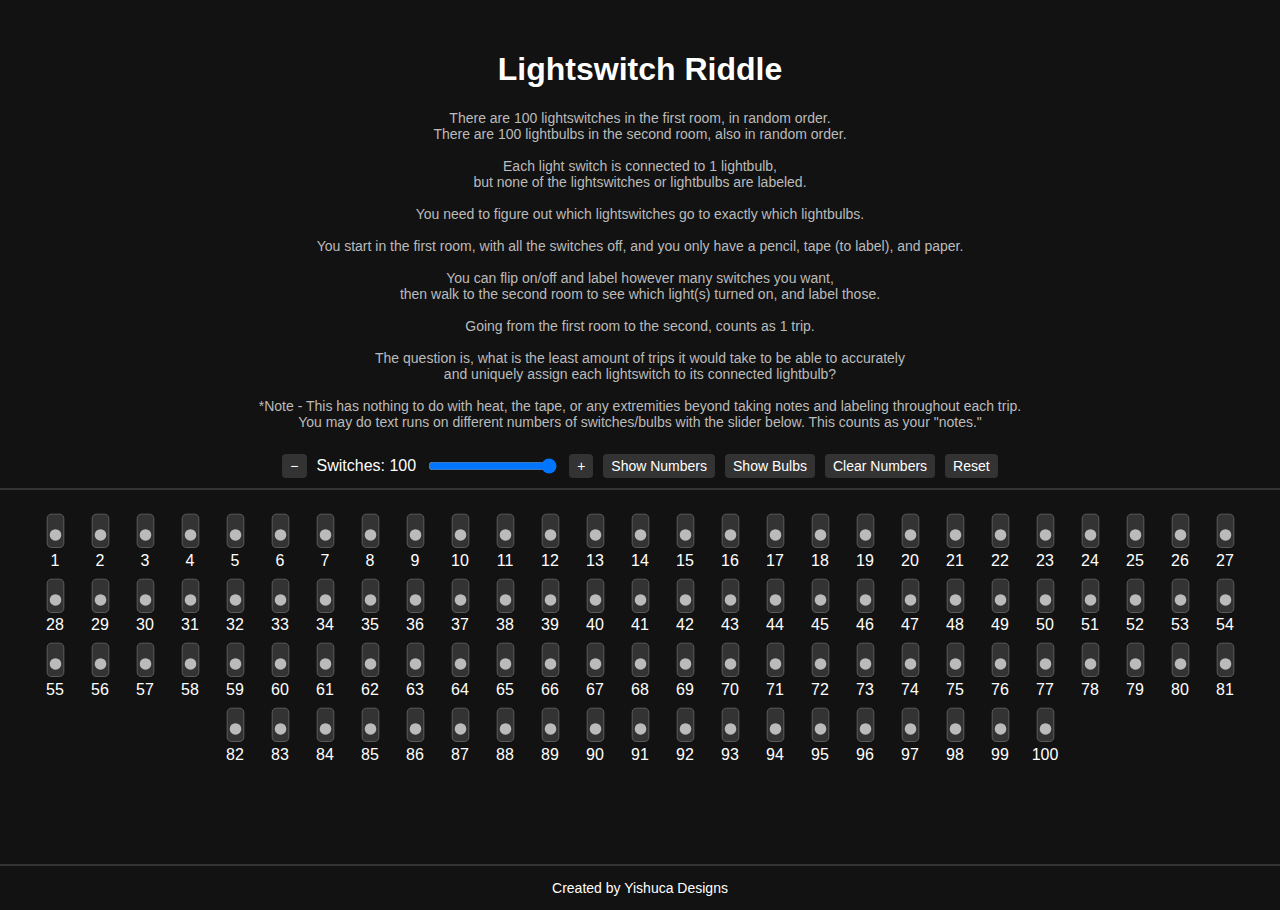
<file: index.html>
<!DOCTYPE html>
<html lang="en">
<head>
    <meta charset="UTF-8">
    <meta name="viewport" content="width=device-width, initial-scale=1.0">
    <title>Lightswitch Riddle</title>
    <style>
        body {
            text-align: center;
            font-family: Arial, sans-serif;
            background-color: #121212;
            color: white;
            margin: 0;
            padding-top: 30px; /* Space for sticky navbar */
            overflow: auto;
        }

        h1, p {
            padding-left: 10px;
            padding-right: 10px;
        }

        /* Sticky navbar styles */
        .controls {
            position: sticky;
            top: 0;
            background-color: #121212;
            padding: 10px 0; /* Vertical padding (top and bottom) */
            padding-left: 10px; /* Added 10px padding on the left */
            padding-right: 10px; /* Added 10px padding on the right */
            z-index: 1000;
            display: flex;
            align-items: center;
            justify-content: center;
            gap: 10px;
            flex-wrap: wrap;
            border-bottom: 2px solid #333;
        }
        .button {
            padding: 4px 8px;
            font-size: 14px;
            cursor: pointer;
            background: #333;
            color: white;
            border: none;
            border-radius: 4px;
            transition: 0.2s;
        }
        .button:hover {
            background: #555;
        }
        .grid-container {
            display: flex;
            flex-wrap: wrap;
            justify-content: center;
            gap: 5px;
            padding: 20px;
            max-width: 100vw;
            margin-bottom: 20px;
        }
        .switch-container, .bulb-container {
            display: flex;
            flex-direction: column;
            align-items: center;
            justify-content: center;
            text-align: center;
            width: 40px; /* Adjusted width for better fit */
        }
        .switch {
            width: 25px;
            cursor: pointer;
        }

        .bulb {
            width: 25px;
        }

        .switch {
            transform: rotate(180deg);
        }
        .switch .base {
            fill: #333;
            stroke: #666;
            stroke-width: 1;
        }
        .switch .toggle {
            fill: #bbb;
            transition: transform 0.2s, fill 0.2s;
        }
        .switch.on .toggle {
            fill: #0f0;
            transform: translateY(5px);
        }
        .bulb .outline {
            fill: #444;
            stroke: #666;
            stroke-width: 1;
        }
        .bulb .glow {
            fill: transparent;
            transition: fill 0.2s;
        }
        .bulb.on .glow {
            fill: rgba(255, 255, 0, 0.6);
        }
        .number-input {
            width: 40px; /* Default small size */
            min-width: 40px;
            max-width: 100px;
            text-align: center;
            border: 1px solid #383838;
            background: #121212;
            color: white;
            font-size: 10px;
            outline: none;
            margin-top: 3px;
            border-radius: 3px;
            padding: 2px;
            transition: width 0.2s ease-in-out;
        }

        .number-input:focus {
            width: 100px; /* Expand width on focus */
            font-size: 14px; /* Increase font size for better readability */
            background-color: black; /* Optional: Change background color for contrast */
            z-index: 3;
        }

        .hidden {
            display: none;
        }
        .explanation {
            font-size: 14px; /* Smaller font for explanation */
            color: #bbb;
            margin-top: 10px;
        }
        footer {
            background-color: #121212;
            color: white;
            text-align: center;
            position: relative; /* Changed from 'fixed' to 'relative' */
            width: 100%;
            font-size: 14px;
            border-top: 2px solid #333;
        }
    </style>
</head>
<body>

    <h1>Lightswitch Riddle</h1>
    <p class="explanation">
        There are 100 lightswitches in the first room, in random order.
        <br>
        There are 100 lightbulbs in the second room, also in random order.
        <br><br>
        Each light switch is connected to 1 lightbulb,
        <br>
        but none of the lightswitches or lightbulbs are labeled.
        <br><br>
        You need to figure out which lightswitches go to exactly which lightbulbs.
        <br><br>
        You start in the first room, with all the switches off, and you only have a pencil, tape (to label), and paper.
        <br><br>
        You can flip on/off and label however many switches you want,
        <br>
        then walk to the second room to see which light(s) turned on, and label those.
        <br><br>
        Going from the first room to the second, counts as 1 trip.
        <br><br>
        The question is, what is the least amount of trips it would take to be able to accurately
        <br>
        and uniquely assign each lightswitch to its connected lightbulb?
        <br><br>
        *Note - This has nothing to do with heat, the tape, or any extremities beyond taking notes and labeling throughout each trip.
        <br>
        You may do text runs on different numbers of switches/bulbs with the slider below. This counts as your "notes."
    </p>

    <!-- Sticky Navbar with Control Buttons -->
    <div class="controls">
        <button class="button" id="decrease">−</button>
        <label for="numSwitches">Switches: <span id="sliderValue">100</span></label>
        <input type="range" id="numSwitches" min="1" max="100" value="100">
        <button class="button" id="increase">+</button>
        <button class="button" id="hideShowNumbers">Show Numbers</button>
        <button class="button" id="hideShowBulbs">Hide Bulbs</button>
        <button class="button" id="clearNumbers">Clear Numbers</button> <!-- New Button -->
        <button class="button" id="resetSwitches">Reset</button>
    </div>

    <div class="grid-container" id="switches"></div>
    <div class="grid-container" id="bulbs"></div>

    <!-- Footer Section -->
    <footer>
        <p>Created by Yishuca Designs</p>
    </footer>

    <script>
        const switchContainer = document.getElementById('switches');
        const bulbContainer = document.getElementById('bulbs');
        const slider = document.getElementById('numSwitches');
        const sliderValue = document.getElementById('sliderValue');
        const decreaseBtn = document.getElementById('decrease');
        const increaseBtn = document.getElementById('increase');
        const hideShowBtn = document.getElementById('hideShowNumbers');
        const hideShowBulbsBtn = document.getElementById('hideShowBulbs');
        const clearNumbersBtn = document.getElementById('clearNumbers');
        const resetBtn = document.getElementById('resetSwitches');
        let hideNumbers = true;
        let hideBulbs = true;
        let bulbValues = {};

        function shuffleArray(array) {
            for (let i = array.length - 1; i > 0; i--) {
                const j = Math.floor(Math.random() * (i + 1));
                [array[i], array[j]] = [array[j], array[i]];
            }
        }

        function createSwitchesAndBulbs(count) {
            switchContainer.innerHTML = "";
            bulbContainer.innerHTML = "";
            bulbValues = {};

            let bulbNumbers = Array.from({ length: count }, (_, i) => i + 1);
            shuffleArray(bulbNumbers);

            for (let i = 0; i < count; i++) {
                const switchNumber = i + 1;
                const bulbNumber = bulbNumbers[i];

                // Create switch
                const switchDiv = document.createElement("div");
                switchDiv.classList.add("switch-container");

                const switchSvg = document.createElementNS("http://www.w3.org/2000/svg", "svg");
                switchSvg.setAttribute("viewBox", "0 0 30 50");
                switchSvg.classList.add("switch");
                switchSvg.setAttribute("data-label", switchNumber);
                switchSvg.innerHTML = 
                    `<rect class="base" x="5" y="5" width="20" height="40" rx="5"/>
                    <circle class="toggle" cx="15" cy="20" r="7"/>`;

                const switchLabel = document.createElement("div");
                switchLabel.textContent = switchNumber;

                switchDiv.appendChild(switchSvg);
                switchDiv.appendChild(switchLabel);

                // Create bulb
                const bulbDiv = document.createElement("div");
                bulbDiv.classList.add("bulb-container");
                if (hideBulbs) bulbDiv.classList.add("hidden"); // Start hidden

                const bulbSvg = document.createElementNS("http://www.w3.org/2000/svg", "svg");
                bulbSvg.setAttribute("viewBox", "0 0 30 30");
                bulbSvg.classList.add("bulb");
                bulbSvg.setAttribute("data-label", bulbNumber);
                bulbSvg.innerHTML = 
                    `<circle class="outline" cx="15" cy="15" r="10"/>
                    <circle class="glow" cx="15" cy="15" r="12"/>`;

                const bulbLabel = document.createElement("div");
                bulbLabel.textContent = bulbNumber;
                bulbLabel.classList.toggle("hidden", hideNumbers || hideBulbs);

                const bulbInput = document.createElement("input");
                bulbInput.type = "tel"; // Change from "text" to "tel"
                bulbInput.classList.add("number-input");
                bulbInput.classList.toggle("hidden", !hideNumbers || hideBulbs);
                bulbInput.value = bulbValues[bulbNumber] || "";
                bulbInput.addEventListener("input", function () {
                    this.value = this.value.replace(/\D/g, ''); // Allow only numeric input with no digit limit
                    bulbValues[bulbNumber] = this.value;
                });



                bulbDiv.appendChild(bulbSvg);
                bulbDiv.appendChild(bulbLabel);
                bulbDiv.appendChild(bulbInput);

                switchSvg.addEventListener("click", function () {
                    const switchLabel = this.getAttribute("data-label");
                    const bulbToToggle = document.querySelector(`.bulb[data-label="${switchLabel}"]`);
                    if (bulbToToggle) {
                        this.classList.toggle("on");
                        bulbToToggle.classList.toggle("on");
                    }
                });

                switchContainer.appendChild(switchDiv);
                bulbContainer.appendChild(bulbDiv);
            }
        }

        hideShowBtn.addEventListener("click", function () {
            hideNumbers = !hideNumbers;
            hideShowBtn.textContent = hideNumbers ? "Show Numbers" : "Hide Numbers";

            document.querySelectorAll(".bulb-container").forEach(bulbDiv => {
                const bulbLabel = bulbDiv.querySelector("div");
                const input = bulbDiv.querySelector("input");
                bulbLabel.classList.toggle("hidden", hideNumbers || hideBulbs);
                input.classList.toggle("hidden", !hideNumbers || hideBulbs);
            });
        });

        hideShowBulbsBtn.addEventListener("click", function () {
            hideBulbs = !hideBulbs;
            hideShowBulbsBtn.textContent = hideBulbs ? "Show Bulbs" : "Hide Bulbs";

            document.querySelectorAll(".bulb-container").forEach(bulbDiv => {
                bulbDiv.classList.toggle("hidden", hideBulbs);
                const bulbLabel = bulbDiv.querySelector("div");
                const input = bulbDiv.querySelector("input");
                bulbLabel.classList.toggle("hidden", hideNumbers || hideBulbs);
                input.classList.toggle("hidden", !hideNumbers || hideBulbs);
            });
        });

        clearNumbersBtn.addEventListener("click", function () {
            document.querySelectorAll(".number-input").forEach(input => {
                input.value = "";
            });
            bulbValues = {};
        });

        resetBtn.addEventListener("click", function () {
            document.querySelectorAll(".switch").forEach(s => s.classList.remove("on"));
            document.querySelectorAll(".bulb").forEach(b => b.classList.remove("on"));
        });

        slider.addEventListener("input", function () {
            sliderValue.textContent = this.value;
            createSwitchesAndBulbs(parseInt(this.value));
        });

        decreaseBtn.addEventListener("click", function () {
            if (slider.value > 1) {
                slider.value--;
                sliderValue.textContent = slider.value;
                createSwitchesAndBulbs(parseInt(slider.value));
            }
        });

        increaseBtn.addEventListener("click", function () {
            if (slider.value < 100) {
                slider.value++;
                sliderValue.textContent = slider.value;
                createSwitchesAndBulbs(parseInt(slider.value));
            }
        });

        // Initialize with default value
        createSwitchesAndBulbs(100);
        hideShowBulbsBtn.textContent = "Show Bulbs";
    </script>

</body>
</html>
</file>
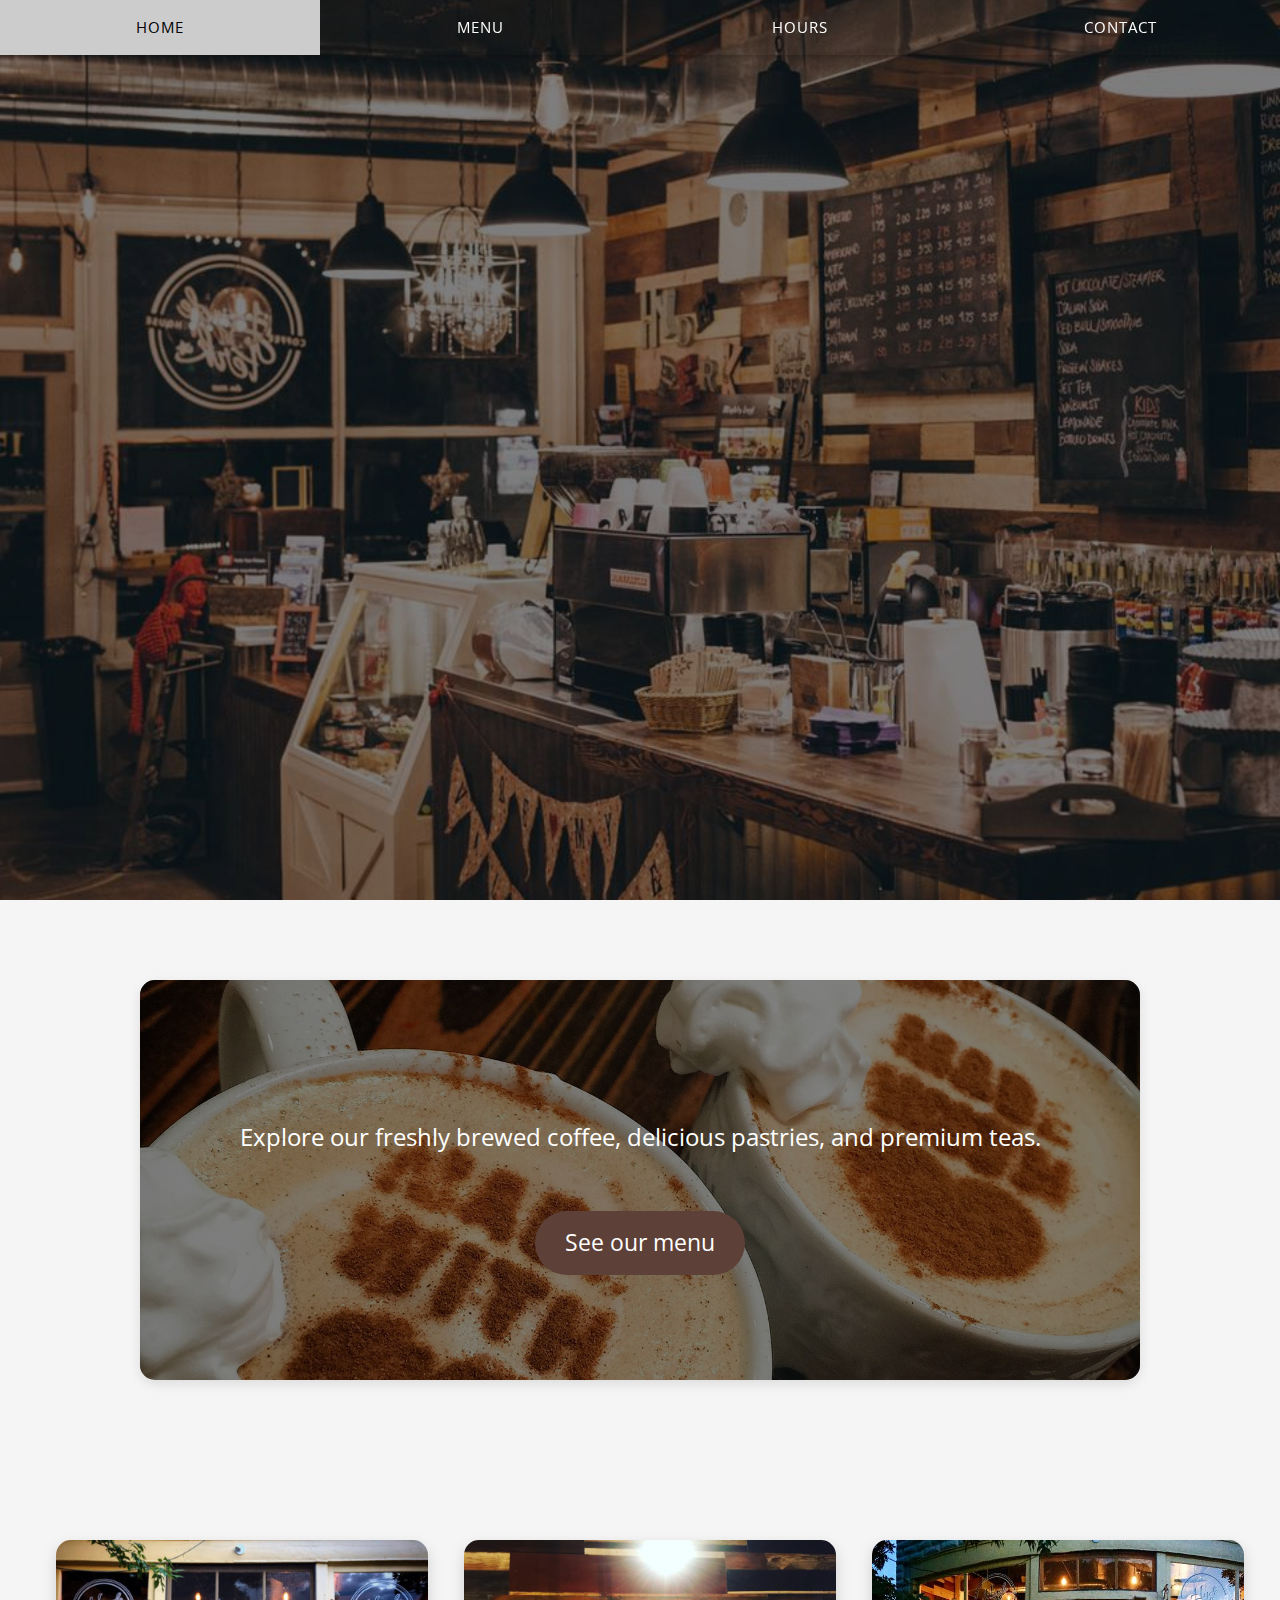
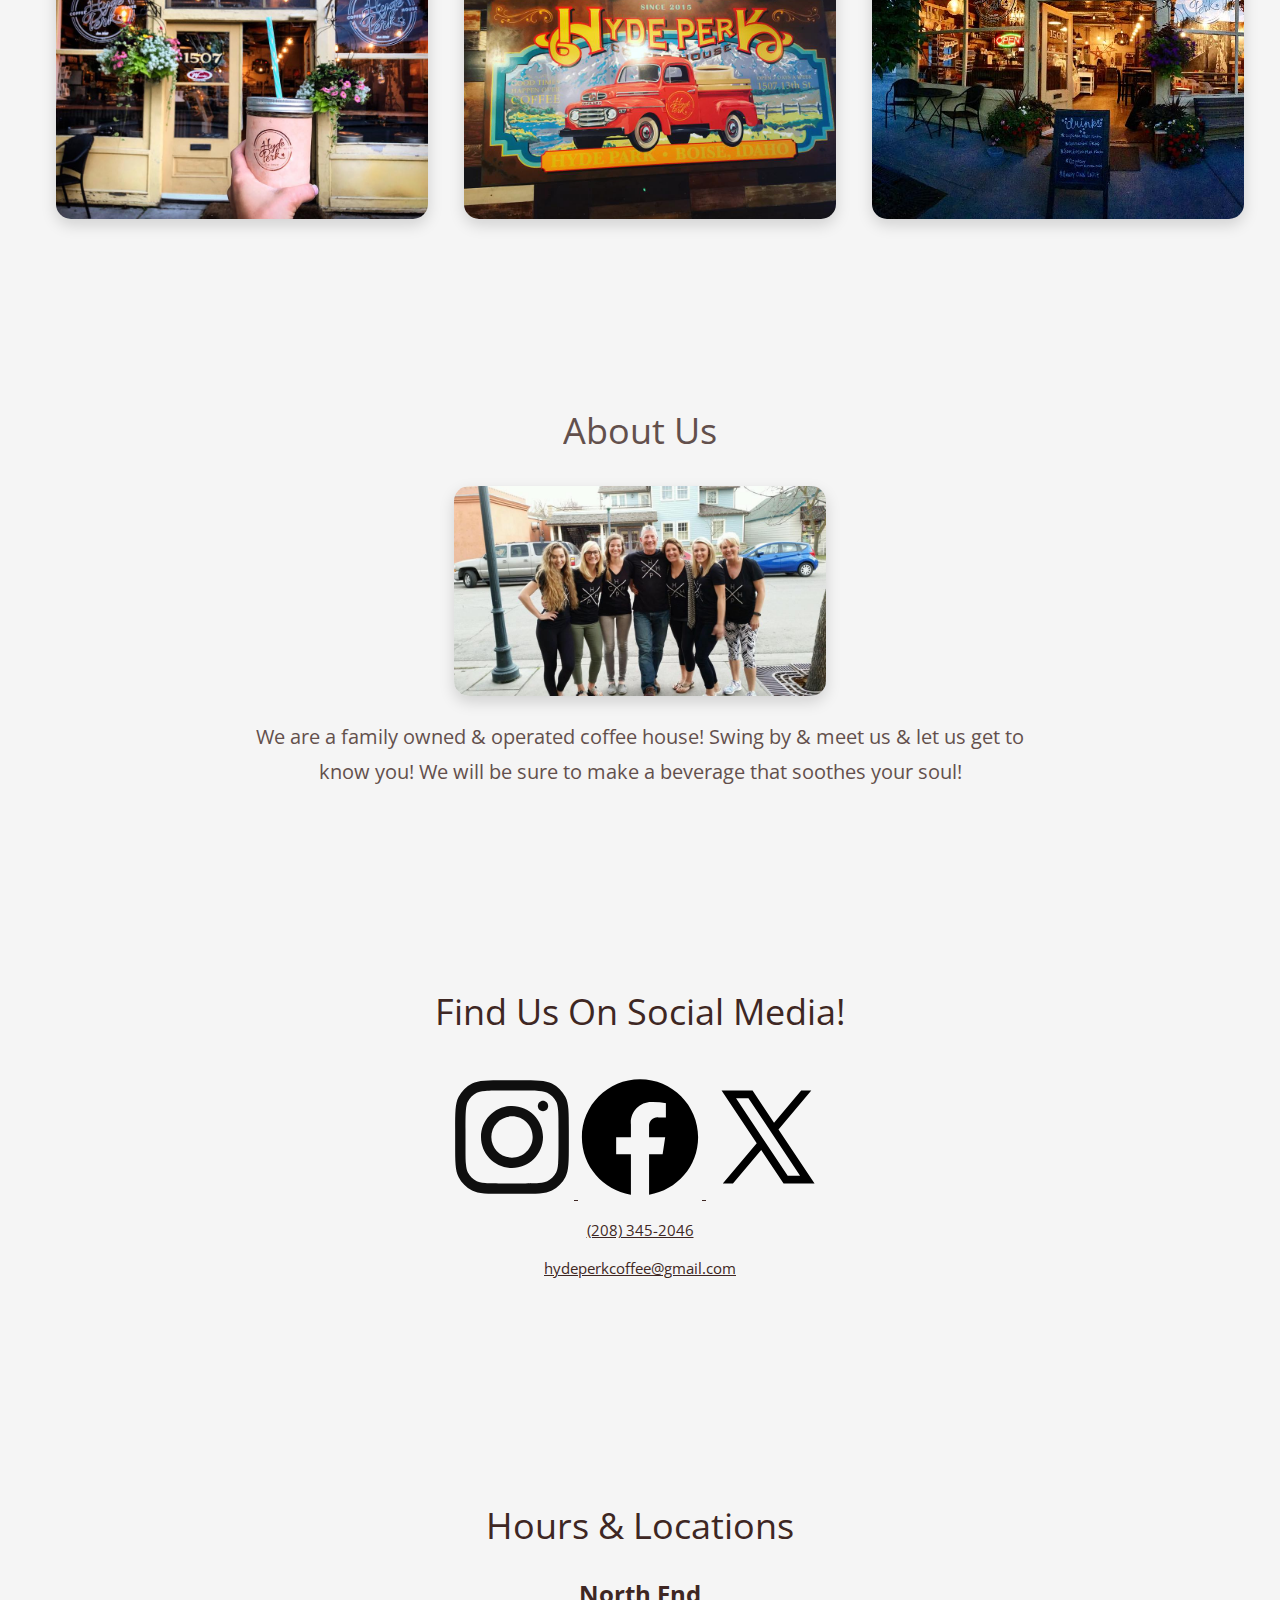
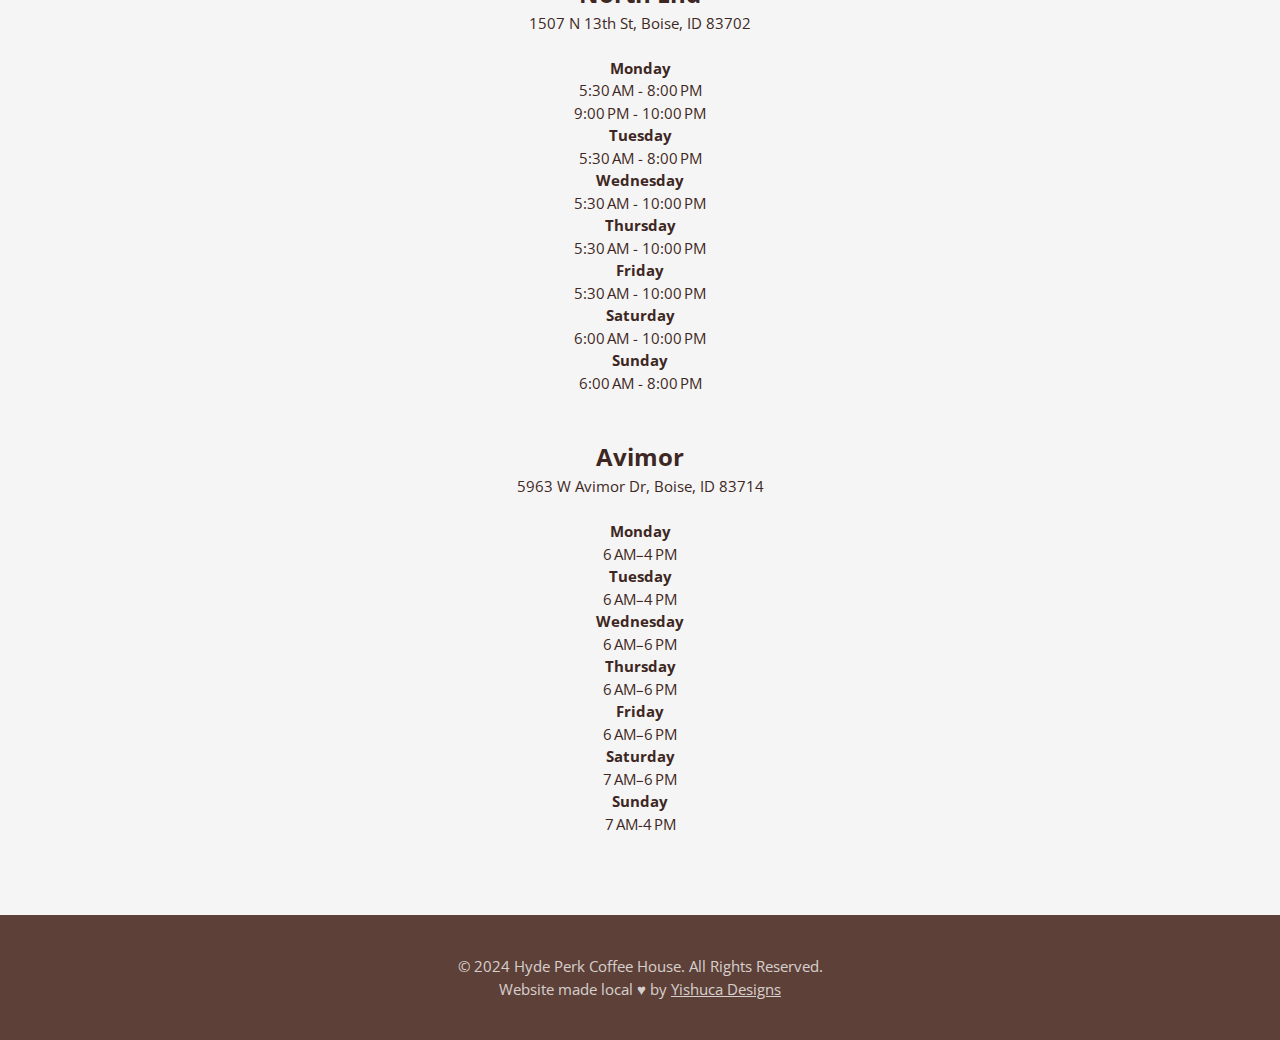
<file: html/index.html>
<!DOCTYPE html>
<html lang="en">

<head>
    <meta charset="UTF-8">
    <meta name="viewport" content="width=device-width, initial-scale=1.0">
    <meta http-equiv="X-UA-Compatible" content="ie=edge">
    <title>Coffee Shop - Brewed Perfection</title>
    <link rel="icon" href="../img/coffee-svgrepo-com.png" type="image/x-icon">
    <link rel="stylesheet" href="../css/w3.css">
    <link href="https://fonts.googleapis.com/css2?family=Open+Sans:wght@300;400;600&family=Roboto:wght@400;500&display=swap" rel="stylesheet">
    <style>
        /* Remove default margin and padding from html and body */
        html, body {
            margin: 0;
            padding: 0;
            height: 100%; /* Ensure body takes full height */
            font-family: 'Open Sans', sans-serif;
            box-sizing: border-box;
            background-color: #f5f5f5;
            color: #3e2723;
        }

        html {
            scroll-behavior: smooth;
        }

        /* Hero Section */
        .hero {
            position: relative;
            background-image: url('../img/header.jpg');
            background-size: cover;
            background-position: center;
            background-attachment: fixed;
            height: 100vh; /* Ensures it takes full height of the viewport */
            width: 100%;
            color: white;
            text-align: center;
            display: flex;
            flex-direction: column;
            justify-content: center;
            align-items: center;
            padding: 0;
            animation: fadeIn 1s ease-in-out;
            box-shadow: inset 0 0 0 500px rgba(0, 0, 0, 0.5);
        }

    .hero img {
      font-size: 4em;
      margin-bottom: 20px;
      opacity: 0;
      animation: slideDown .8s forwards;
      animation-delay: 0.5s;
      color: #e0e0e0;
    }

    .hero p {
      font-size: 1.8em;
      font-weight: 300;
      margin-bottom: 500px;
      margin-bottom: 30px;
      opacity: 0;
      animation: slideUp 1s forwards;
      animation-delay: 1s;
      color: #ffffff;
      padding: 0px 20px;
    }

        /* Hero Animation */
        @keyframes fadeIn {
        0% { opacity: 0; }
        100% { opacity: 1; }
        }

        @keyframes slideUp {
        0% { transform: translateY(500px); opacity: 0; }
        100% { transform: translateY(0); opacity: 1; }
        }

        @keyframes slideDown {
        0% { transform: translateY(-500px); opacity: 0; }
        100% { transform: translateY(0); opacity: 1; }
        }

        .btn-primary {
            background-color: #3e2723;
            color: white;
            padding: 15px 30px;
            font-size: 1.3em;
            text-decoration: none;
            border-radius: 50px;
            transition: background-color 0.3s ease, transform 0.3s ease;
        }

        .btn-primary:hover {
            background-color: #5d4037;
            transform: scale(1.1);
        }

        /* Navbar */
        .navbar {
            position: fixed;
            top: 0;
            left: 0;
            width: 100%;
            z-index: 1000;
            padding: 0px;
            box-shadow: 0 2px 5px rgba(0, 0, 0, 0.2);
            transition: background 0.3s ease;
        }

        .navbar.scrolled {
            background: #5d4037;
        }

        .navbar .w3-bar-item {
            color: white;
            padding: 16px 0px;
            font-size: 1.2em;
            text-transform: uppercase;
            letter-spacing: 1px;
            transition: color 0.3s ease;
        }

        .navbar .w3-bar-item:hover {
            color: #ffeb3b;
        }

        /* Section Style */
        section {
            padding: 80px 20px;
            margin-top: 0px;
        }

        section h2 {
            font-size: 3em;
            font-weight: 600;
            text-align: center;
            margin-bottom: 50px;
            color: #3e2723;
            letter-spacing: 1px;
        }

        /* About Section */
        #about p {
            font-size: 1.3em;
            line-height: 1.8;
            max-width: 800px;
            margin: 0 auto;
            text-align: center;
            opacity: 0.8;
        }

        /* Gallery */
        .w3-gallery img {
            width: 100%;
            height: 100%;
            object-fit: cover;
            border-radius: 15px;
            box-shadow: 0 6px 15px rgba(0, 0, 0, 0.15);
            transition: transform 0.3s ease, box-shadow 0.3s ease;
        }

        .w3-row-padding {
            display: flex;
            flex-wrap: wrap;
            gap: 20px;
            justify-content: center;
        }

        .w3-col {
            flex: 1 1 calc(33.333% - 20px);
            max-width: calc(33.333% - 20px);
            box-sizing: border-box;
            padding: 10px;
        }

        @media (max-width: 768px) {
            .w3-col {
                flex: 1 1 100%;
                max-width: 100%;
            }
        }

/* Merchandise Slideshow */
.merch-slideshow {
            max-width: 1000px;
            margin: 0 auto;
            overflow: hidden;
            position: relative;
            box-shadow: 0 4px 12px rgba(0, 0, 0, 0.1);
            border-radius: 15px;
        }

        .merch-slides {
            display: flex;
            transition: transform 1s ease-in-out;
        }

        .merch-slide {
            min-width: 100%;
            transition: opacity 0.5s ease;
        }

        .merch-slide img {
            width: 100%;
            height: 400px;
            object-fit: cover;
            border-radius: 10px;
        }

/* Overlay */
.overlay {
    position: absolute;
    top: 0;
    left: 0;
    right: 0;
    bottom: 0;
    color: white;
    display: flex;
    flex-direction: column;
    justify-content: center;
    align-items: center;
    text-align: center;
    z-index: 10;
    box-shadow: inset 0 0 0 500px rgba(0, 0, 0, 0.5);

}

.overlay-text {
    font-size: 2em;
    font-weight: bold;
    margin-bottom: 20px;
    text-transform: uppercase;
}

.btn-overlay {
    background-color: #5d4037;
    color: white;
    padding: 15px 30px;
    font-size: 1.5em;
    text-decoration: none;
    border-radius: 50px;
    transition: background-color 0.3s ease, transform 0.3s ease;
}

.btn-overlay:hover {
    background-color: #3e2723;
    transform: scale(1.1);
}

        :root {
      --rotation-duration: 1s; /* Time for a full rotation */
      --pause-duration: 5s; /* Time for the pause */
      --total-duration: calc(var(--rotation-duration) + var(--pause-duration)); /* Total cycle time */
    }

    /* Define custom properties for the rotation and pause timing */
    :root {
      --rotation-duration: 1s; /* Time for a full rotation */
      --pause-duration: 5s; /* Time for the pause */
      --total-duration: calc(var(--rotation-duration) + var(--pause-duration)); /* Total cycle time */
      --image-size: 400px; /* Set the base image size */
    }

    /* Style for the image */
    .rotating-image {
      width: var(--image-size); /* Use custom property for width */
      height: var(--image-size); /* Use custom property for height */
      animation: rotate var(--total-duration) infinite; /* Use total-duration for the cycle */
      transition: width 0.3s, height 0.3s; /* Smooth transition for resizing */
    }

    /* Define the rotation animation */
    @keyframes rotate {
      0% {
        transform: rotate(0deg);
      }
      40% {
        transform: rotate(0deg); /* Pause for the specified time */
      }
      100% {
        transform: rotate(360deg); /* Complete a full rotation */
      }
    }

    /* Make the image responsive using W3.CSS classes */
    @media (max-width: 300px) {
      :root {
        --image-size: 300px; /* Adjust size for small screens */
      }
    }

    @media (min-width: 300px) {
      :root {
        --image-size: 300px; /* Adjust size for larger screens */
      }
    }

    footer {
            background-color: #5d4037;
            color: white;
            text-align: center;
            padding: 40px 20px;
        }

        footer p {
            margin: 0;
            opacity: 0.75;
        }
    </style>
</head>

<body>

    <!-- Navigation -->
    <div class="w3-bar navbar" id="navbar">
        <a href="#home" class="w3-bar-item w3-button w3-medium" style="width:25%">Home</a>
        <a href="#menu" class="w3-bar-item w3-button w3-medium" style="width:25%">Menu</a>
        <a href="#hours" class="w3-bar-item w3-button w3-medium" style="width:25%">Hours</a>
        <a href="#contact" class="w3-bar-item w3-button w3-medium" style="width:25%">Contact</a>
    </div>

    <!-- Hero Section -->
    <div class="hero" id="home">
            <img src="../img/logo2-Photoroom (6).png" alt="Rotating Image" class="rotating-image">
        <p class="w3-bar" style="text-shadow: 1px 1px 3px #000000; padding: 20px;"><b>A coffee house where customers become friends over a cup of coffee ☕️</b></p>
    </div>


<!-- Menu Slideshow Section -->
<section id="menu">
    <div class="merch-slideshow">
        <!-- Overlay -->
        <div class="overlay">
            <p class="w3-xlarge" style="padding: 10px;">Explore our freshly brewed coffee, delicious pastries, and premium teas.</p>
            <br>
            <a href="#shop" class="btn-overlay">See our menu</a>
        </div>
        <div class="merch-slides">
            <div class="merch-slide">
                <img src="../img/2coffees.jpg" alt="Coffee Mugs">
            </div>
            <div class="merch-slide">
                <img src="../img/pumpkins.jpg" alt="Coffee Shirts">
            </div>
            <div class="merch-slide">
                <img src="../img/newspaper.jpg" alt="Coffee Beans">
            </div>
        </div>
    </div>
</section>

    <!-- Gallery Section -->
    <section id="gallery">
        <div class="w3-row-padding w3-gallery">
            <div class="w3-col l4 m6 s12">
                <img src="../img/drinkoutside.jpg" alt="Coffee Art">
            </div>
            <div class="w3-col l4 m6 s12">
                <img src="../img/painting.jpg" alt="Coffee Beans">
            </div>
            <div class="w3-col l4 m6 s12">
                <img src="../img/464330702_3432776466867042_3436279284566667379_n.jpg" alt="Cozy Cafe">
            </div>
        </div>
    </section>

    <!-- About Us Section -->
    <section id="about">
        <p class="w3-xxlarge">About Us</p>
        <br>
            <div class="w3-row-padding w3-gallery">
                <div class="w3-col l4 m6 s12">
                    <img src="../img/team.jpg" alt="Cozy Cafe">
                </div>
            </div>
        <br>
        <p>We are a family owned & operated coffee house! Swing by & meet us & let us get to know you! We will be sure to make a beverage that soothes your soul!</p>
    </section>

    <!-- Contact Section -->
    <section id="contact" class="w3-center">
        <p class="w3-xxlarge">Find Us On Social Media!</p>
        <a href="https://www.instagram.com/hydeperkcoffee/?hl=en" target="_blank">
        <svg viewBox="0 0 24 24" xmlns="http://www.w3.org/2000/svg" style="width: 10%;">
            <path fill-rule="evenodd" clip-rule="evenodd" d="M12 18C15.3137 18 18 15.3137 18 12C18 8.68629 15.3137 6 12 6C8.68629 6 6 8.68629 6 12C6 15.3137 8.68629 18 12 18ZM12 16C14.2091 16 16 14.2091 16 12C16 9.79086 14.2091 8 12 8C9.79086 8 8 9.79086 8 12C8 14.2091 9.79086 16 12 16Z" fill="#0F0F0F"/>
            <path d="M18 5C17.4477 5 17 5.44772 17 6C17 6.55228 17.4477 7 18 7C18.5523 7 19 6.55228 19 6C19 5.44772 18.5523 5 18 5Z" fill="#0F0F0F"/>
            <path fill-rule="evenodd" clip-rule="evenodd" d="M1.65396 4.27606C1 5.55953 1 7.23969 1 10.6V13.4C1 16.7603 1 18.4405 1.65396 19.7239C2.2292 20.8529 3.14708 21.7708 4.27606 22.346C5.55953 23 7.23969 23 10.6 23H13.4C16.7603 23 18.4405 23 19.7239 22.346C20.8529 21.7708 21.7708 20.8529 22.346 19.7239C23 18.4405 23 16.7603 23 13.4V10.6C23 7.23969 23 5.55953 22.346 4.27606C21.7708 3.14708 20.8529 2.2292 19.7239 1.65396C18.4405 1 16.7603 1 13.4 1H10.6C7.23969 1 5.55953 1 4.27606 1.65396C3.14708 2.2292 2.2292 3.14708 1.65396 4.27606ZM13.4 3H10.6C8.88684 3 7.72225 3.00156 6.82208 3.0751C5.94524 3.14674 5.49684 3.27659 5.18404 3.43597C4.43139 3.81947 3.81947 4.43139 3.43597 5.18404C3.27659 5.49684 3.14674 5.94524 3.0751 6.82208C3.00156 7.72225 3 8.88684 3 10.6V13.4C3 15.1132 3.00156 16.2777 3.0751 17.1779C3.14674 18.0548 3.27659 18.5032 3.43597 18.816C3.81947 19.5686 4.43139 20.1805 5.18404 20.564C5.49684 20.7234 5.94524 20.8533 6.82208 20.9249C7.72225 20.9984 8.88684 21 10.6 21H13.4C15.1132 21 16.2777 20.9984 17.1779 20.9249C18.0548 20.8533 18.5032 20.7234 18.816 20.564C19.5686 20.1805 20.1805 19.5686 20.564 18.816C20.7234 18.5032 20.8533 18.0548 20.9249 17.1779C20.9984 16.2777 21 15.1132 21 13.4V10.6C21 8.88684 20.9984 7.72225 20.9249 6.82208C20.8533 5.94524 20.7234 5.49684 20.564 5.18404C20.1805 4.43139 19.5686 3.81947 18.816 3.43597C18.5032 3.27659 18.0548 3.14674 17.1779 3.0751C16.2777 3.00156 15.1132 3 13.4 3Z" fill="#0F0F0F"/>
            </svg>
        </a>
        <a href="https://www.facebook.com/hydeperkcoffee/" target="_blank">
        <svg viewBox="0 0 32 32" version="1.1" xmlns="http://www.w3.org/2000/svg" style="width: 10%;">
            <path d="M30.996 16.091c-0.001-8.281-6.714-14.994-14.996-14.994s-14.996 6.714-14.996 14.996c0 7.455 5.44 13.639 12.566 14.8l0.086 0.012v-10.478h-3.808v-4.336h3.808v-3.302c-0.019-0.167-0.029-0.361-0.029-0.557 0-2.923 2.37-5.293 5.293-5.293 0.141 0 0.281 0.006 0.42 0.016l-0.018-0.001c1.199 0.017 2.359 0.123 3.491 0.312l-0.134-0.019v3.69h-1.892c-0.086-0.012-0.185-0.019-0.285-0.019-1.197 0-2.168 0.97-2.168 2.168 0 0.068 0.003 0.135 0.009 0.202l-0.001-0.009v2.812h4.159l-0.665 4.336h-3.494v10.478c7.213-1.174 12.653-7.359 12.654-14.814v-0z"></path>
            </svg>
        </a>
        <a href="https://twitter.com/hydeperkcoffee?lang=en" target="_blank">
            <svg viewBox="0 0 32 32" version="1.1" xmlns="http://www.w3.org/2000/svg" style="width: 10%;">
                <path d="M 4.0175781 4 L 13.091797 17.609375 L 4.3359375 28 L 6.9511719 28 L 14.246094 19.34375 L 20.017578 28 L 20.552734 28 L 28.015625 28 L 18.712891 14.042969 L 27.175781 4 L 24.560547 4 L 17.558594 12.310547 L 12.017578 4 L 4.0175781 4 z M 7.7558594 6 L 10.947266 6 L 24.279297 26 L 21.087891 26 L 7.7558594 6 z"></path>
                </svg>
            </a>
        <p><a href="sms:+12083452046">(208) 345-2046</a></p>
        <p><a href="mailto:hydeperkcoffee@gmail.com">hydeperkcoffee@gmail.com</a></p>
</section>   

<section id="hours">
    <div class="w3-center">
        <br><br>
        <div class="w3-xxlarge">Hours & Locations<br></div><br>
            <div>
                <b class="w3-xlarge">North End</b> <br>
                1507 N 13th St, Boise, ID 83702<br><br>
                <b>Monday</b> <br>
                5:30 AM - 8:00 PM <br> 9:00 PM - 10:00 PM <br>
                <b>Tuesday</b> <br>
                5:30 AM - 8:00 PM <br>
                <b>Wednesday</b> <br>
                5:30 AM - 10:00 PM <br>
                <b>Thursday</b> <br>
                5:30 AM - 10:00 PM <br>
                <b>Friday</b> <br>
                5:30 AM - 10:00 PM <br>
                <b>Saturday</b> <br>
                6:00 AM - 10:00 PM <br>
                <b>Sunday</b> <br>
                6:00 AM - 8:00 PM
            </div>
            <br><br>
            <div>
                <b class="w3-xlarge">Avimor</b> <br>
                5963 W Avimor Dr, Boise, ID 83714<br><br>
                <b>Monday</b> <br>	
                6 AM–4 PM<br>
                <b>Tuesday</b> <br>
                6 AM–4 PM<br>
                <b>Wednesday</b> <br>
                6 AM–6 PM<br>
                <b>Thursday</b> <br>
                6 AM–6 PM<br>
                <b>Friday</b> <br>
                6 AM–6 PM<br>
                <b>Saturday</b> <br>
                7 AM–6 PM<br>
                <b>Sunday</b> <br>
                7 AM-4 PM
            </div>
    </div>
</section>

    <!-- Footer -->
    <footer>
        <p>&copy; 2024 Hyde Perk Coffee House. All Rights Reserved.</p>
        <p>Website made local ♥ by
            <a href="https://www.google.com/search?q=Yishuca+Designs&stick=H4sIAAAAAAAA_-NgU1IxqDAzMU82NEk2MkqzNfirestoreIsrQyqEhLS7OwTDNPMrAwMjY1NEpexMofmVmcUZqcqOCSWpyZnlcMAI7WkV06AAAA&hl=en&mat=CcyCjVrczKUyElcBqiIDwuEnSkjtWn-T1yuTLkOZ0M76OHjKJvnvWiayBsnERJkKIrH5uH2yn5t0WsQl3sSypx1eetzXV58m4pBoi56C9U0JjRhXH8Z2uWJ_TesmeIFxW6A&authuser=1" class="pointer w3-hover-text-white w3-text-white" style="color: rgba(115, 115, 115, 0.8)">Yishuca Designs
            </a>
        </p>
    </footer>

    <script>
        // Change navbar style when scrolled
        window.onscroll = function () {
            let navbar = document.getElementById("navbar");
            if (window.scrollY > 0) {
                navbar.classList.add("scrolled");
            } else {
                navbar.classList.remove("scrolled");
            }
        };

        // Automatic Slideshow
        let slideIndex = 0;

        function showSlides() {
            let slides = document.querySelectorAll('.merch-slide');
            slideIndex++;
            if (slideIndex >= slides.length) {
                slideIndex = 0;
            }

            let slideWidth = slides[0].offsetWidth;
            document.querySelector('.merch-slides').style.transform = `translateX(-${slideIndex * slideWidth}px)`;
        }

        // Start the slideshow every 3 seconds
        setInterval(showSlides, 3000);

        // JavaScript for Scroll Animation
        function scrollToTop() {
            window.scrollTo({ top: 0, behavior: 'smooth' });
        }

    </script>

</body>

</html>
</file>
